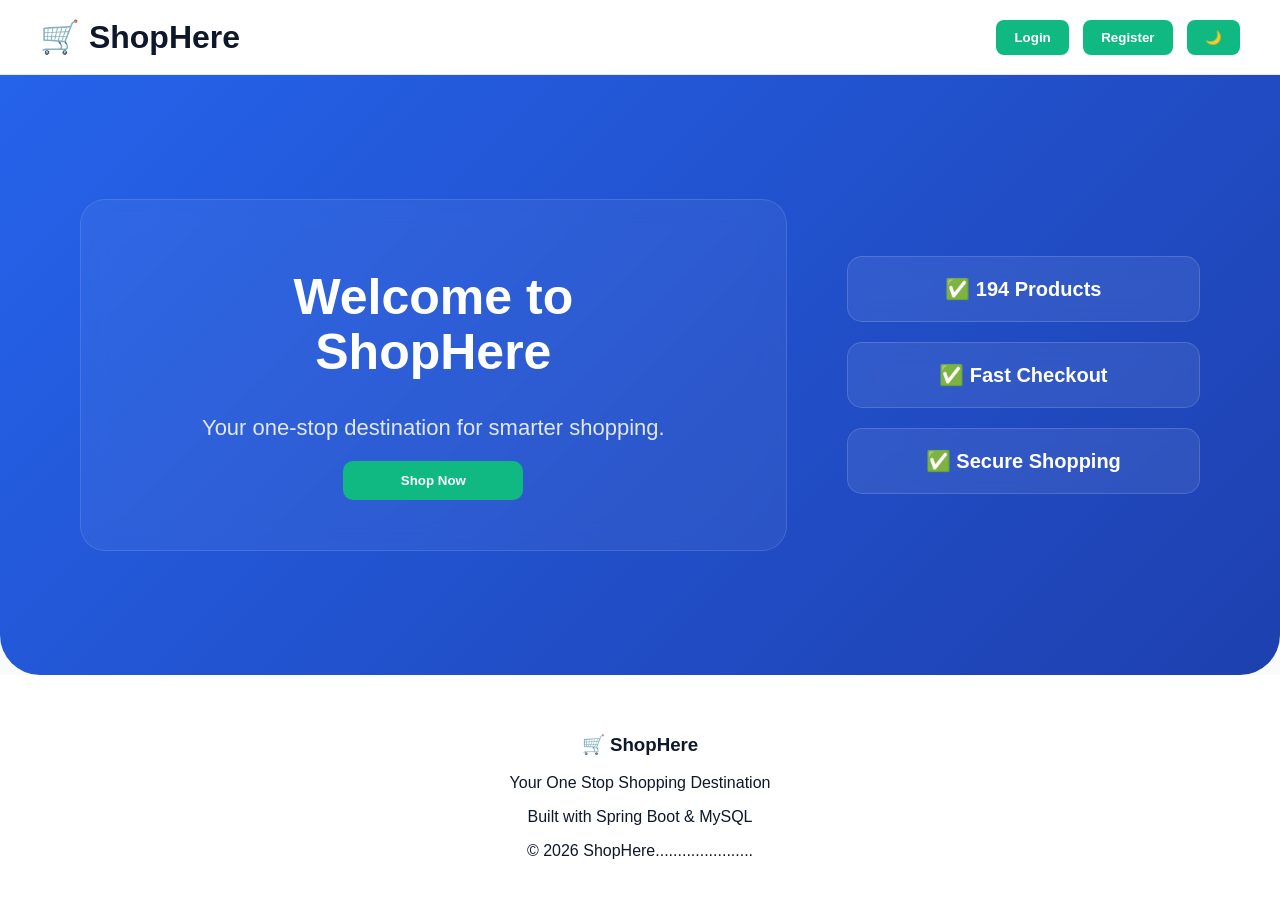
<file: src/main/resources/static/index.html>
<!DOCTYPE html>
<html>

<head>
    <meta charset="UTF-8">
    <title>ShopHere</title>
    <link rel="stylesheet" href="style.css">
</head>

<body>

    <div id="toast"></div>

    <nav>

        <h2>🛒 ShopHere</h2>

        <div>

            <button onclick="goToLogin()">
                Login
            </button>

            <button onclick="window.location.href='register.html'">
                Register
            </button>

            <button onclick="toggleDarkMode()">
                🌙
            </button>

        </div>

    </nav>

    <div class="hero">

    <div class="hero-left">

        <div class="hero-content">

            <h1>
    Welcome to
    <br>
    ShopHere
</h1>

            <p>
                Your one-stop destination for smarter shopping.
            </p>

            <button onclick="goToLogin()">
                Shop Now
            </button>

        </div>

    </div>

    <div class="hero-right">

        <div class="feature-card">

            ✅ 194 Products

        </div>

        <div class="feature-card">

            ✅ Fast Checkout

        </div>

        <div class="feature-card">

            ✅ Secure Shopping

        </div>

    </div>

</div>


    <footer>

        <h3>🛒 ShopHere</h3>

        <p>
            Your One Stop Shopping Destination
        </p>

        <p>
            Built with Spring Boot & MySQL
        </p>

        <p>
            © 2026 ShopHere......................
        </p>

    </footer>

    <script src="app.js"></script>

</body>

</html>
</file>
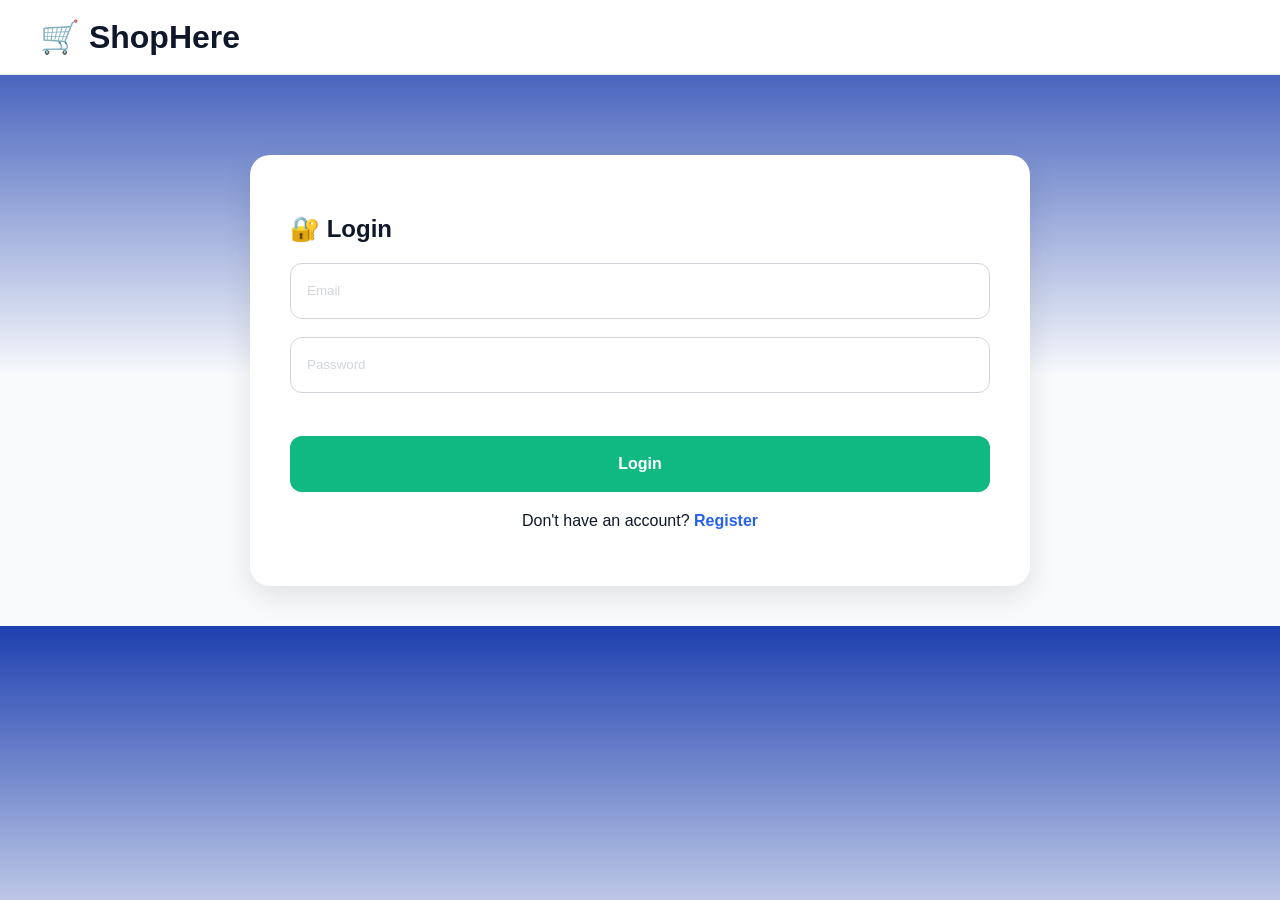
<file: src/main/resources/static/admin.html>
<!DOCTYPE html>
<html>
    <script>

    const email =
        localStorage.getItem(
            "email"
        );

    if(email !== "admin@gmail.com"){

        window.location.href =
            "products.html";
    }

</script>
<head>
    <meta charset="UTF-8">
    <title>Admin Dashboard</title>

    <link rel="stylesheet"
          href="style.css">

</head>

<body>
<div id="toast"></div>
<nav class="admin-navbar">
    <button
class="back-store-btn"
onclick="window.location.href='products.html'">
← Back to Store
</button>
<button
    id="adminBtn"
    onclick="window.location.href='admin.html'"
    style="display:none;">

    Admin

</button>
    <div>

        <h1>
            🛒 ShopHere Admin Panel
        </h1>

        <p>
            Administrator Dashboard
        </p>
    <p>
        Monitor orders, manage deliveries
        and track store performance
    </p>
    </div>

</nav>
<div id="dashboardStats">

    <div class="stat-card">

        <h3>📦 Total Orders</h3>

        <h2 id="totalOrders">0</h2>

    </div>

    <div class="stat-card">

        <h3>🚚 Pending</h3>

        <h2 id="pendingOrders">0</h2>

    </div>

    <div class="stat-card">

        <h3>✅ Shipped</h3>

        <h2 id="shippedOrders">0</h2>

    </div>

    <div class="stat-card">

        <h3>💰 Revenue</h3>

        <h2 id="totalRevenue">₹0</h2>

    </div>

</div>
<div class="admin-actions">

    <button onclick="showAddProductForm()">

        ➕ Add Product

    </button>
    
</div>

<div id="productForm"></div>

<div id="adminProducts"></div>
<div class="admin-filters">

    <input
        id="searchOrder"
        placeholder="Search Customer"
        onkeyup="searchOrders()">

    <select
        id="statusFilter"
        onchange="filterOrders()">

        <option value="ALL">
            All Orders
        </option>

        <option value="PENDING">
            Pending
        </option>

        <option value="SHIPPED">
            Shipped
        </option>

        <option value="DELIVERED">
            Delivered
        </option>

    </select>
    <button
    onclick="clearAdminFilters()">

    Clear Filters

</button>
</div>
<h2 class="title">

    Admin Orders

</h2>

<div id="adminOrders"></div>

<script src="app.js"></script>

</body>

</html>
</file>
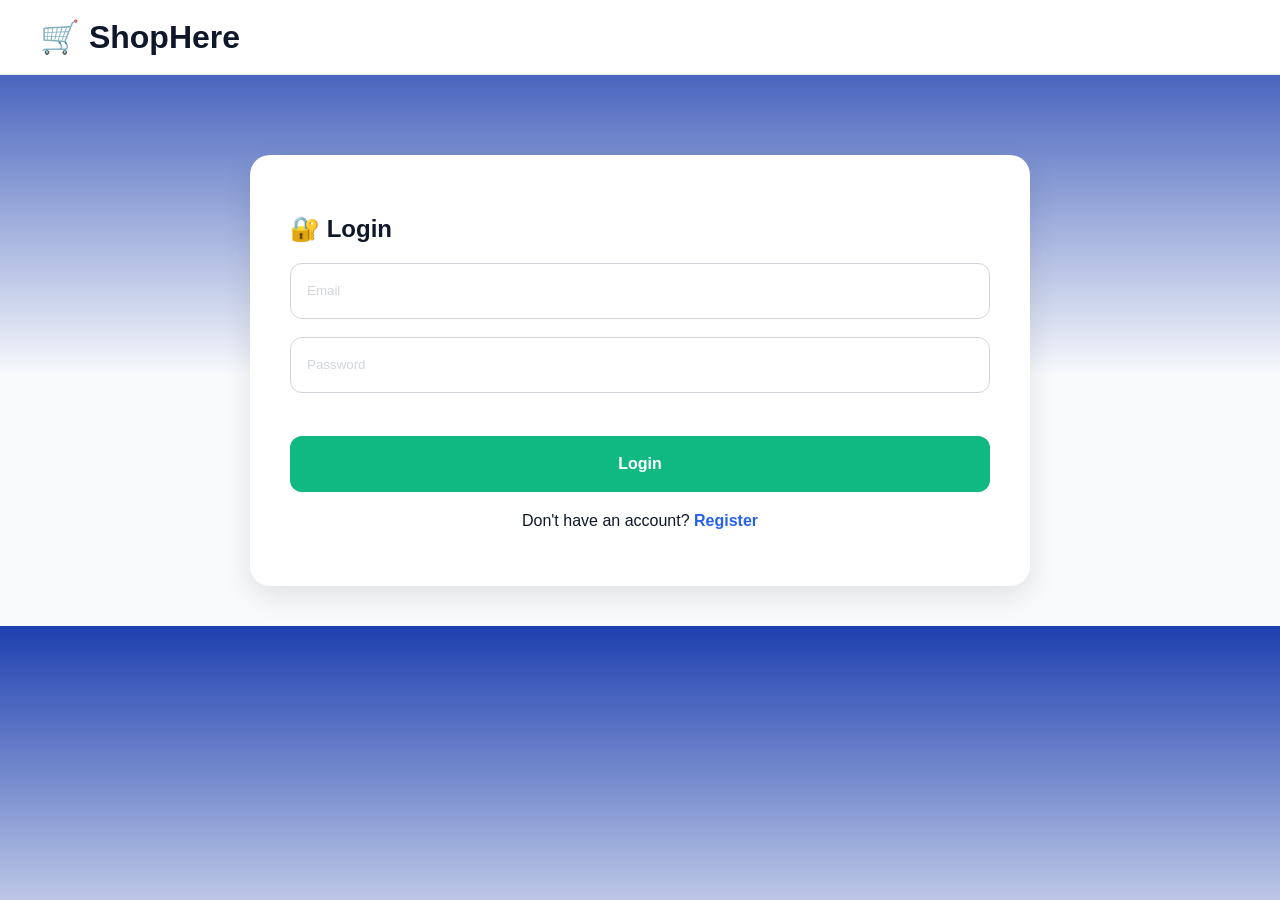
<file: src/main/resources/static/cart.html>
<!DOCTYPE html>
<html>

<head>
    <meta charset="UTF-8">
    <title>Cart</title>

    <link rel="stylesheet"
          href="style.css">

</head>

<body>
<div id="toast"></div>
<nav>

    <h2>🛒 ShopHere</h2>

    <div>

        <span id="welcomeUser"></span>

        <button onclick="window.location.href='products.html'">
            Products
        </button>

        <button onclick="window.location.href='wishlist.html'">
            Wishlist
        </button>

        <button onclick="window.location.href='cart.html'">
            Cart
        </button>

        <button onclick="window.location.href='orders.html'">
            Orders
        </button>
        <button
    id="adminBtn"
    onclick="window.location.href='admin.html'"
    style="display:none;">

    Admin

</button>
        <button onclick="logout()">
            Logout
        </button>

    </div>

</nav>

<h2 class="title">

    Shopping Cart

</h2>

<div class="page-container">

    <div id="cart"></div>

<div id="cartTotal"></div>

</div>

<div style="text-align:center">

    <div id="checkoutSection">

    <button
        onclick="window.location.href='checkout.html'">

        Proceed To Checkout

    </button>

</div>

</div>

<script src="app.js"></script>

</body>

</html>
</file>
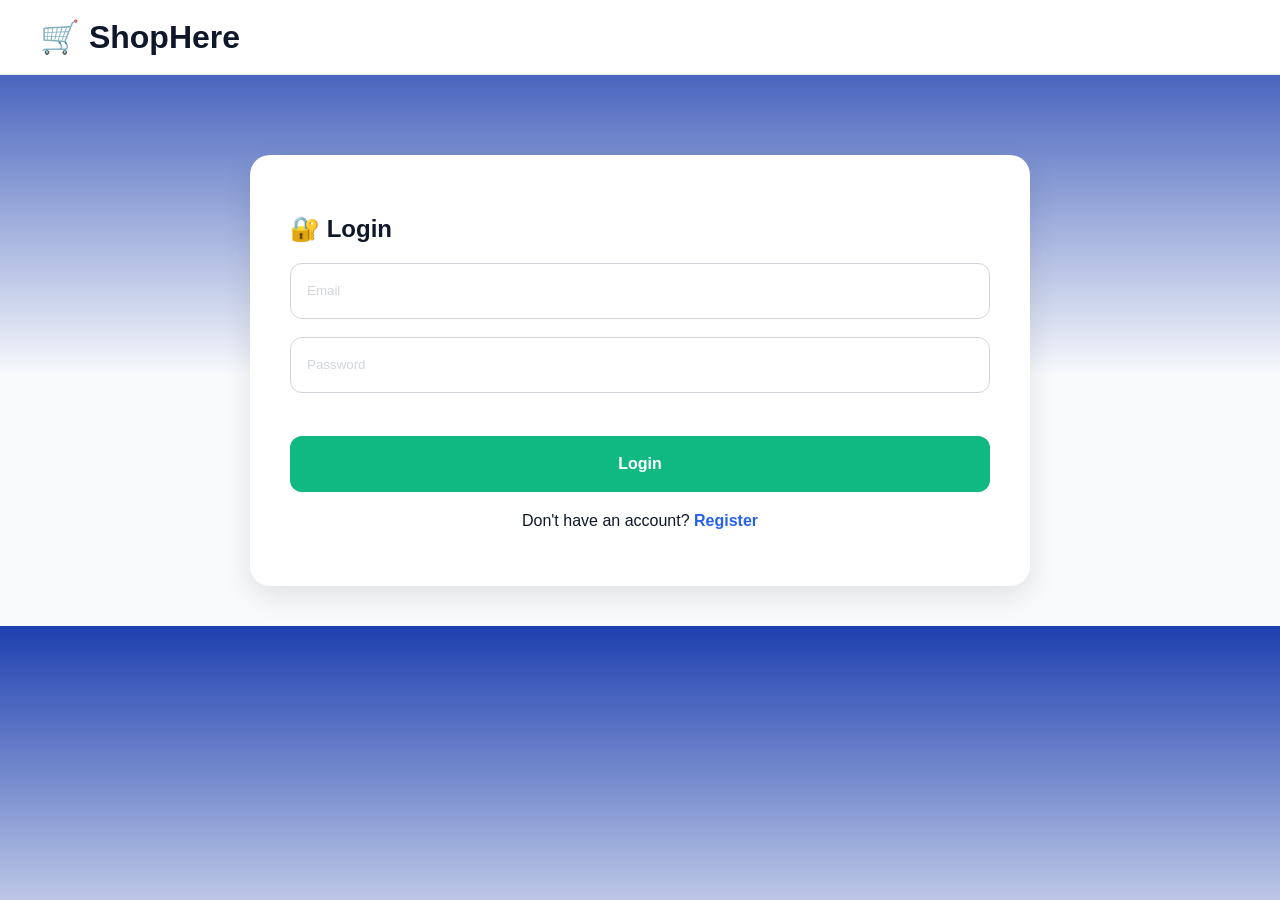
<file: src/main/resources/static/checkout.html>
<!DOCTYPE html>
<html>

<head>
    <meta charset="UTF-8">
    <title>Checkout</title>

    <link rel="stylesheet"
          href="style.css">

</head>

<body>
<div id="toast"></div>
<nav>

    <h2>🛒 ShopHere</h2>

    <div>

        <span id="welcomeUser"></span>

        <button onclick="window.location.href='products.html'">
            Products
        </button>

        <button onclick="window.location.href='wishlist.html'">
            Wishlist
        </button>

        <button onclick="window.location.href='cart.html'">
            Cart
        </button>

        <button onclick="window.location.href='orders.html'">
            Orders
        </button>
        <button
    id="adminBtn"
    onclick="window.location.href='admin.html'"
    style="display:none;">

    Admin

</button>
        <button onclick="logout()">
            Logout
        </button>

    </div>

</nav>

<h2 class="title">
    Checkout
</h2>

<div id="checkoutForm"
     class="auth-box">

    <input
        type="text"
        id="customerName"
        placeholder="Name">

    <input
    id="customerEmail"
    type="email"
    placeholder="📧 Email Address">

<input
    id="customerPhone"
    type="tel"
    maxlength="10"
    pattern="[0-9]{10}"
    placeholder="📱 Mobile Number (10 Digits)"
    required>

<textarea
    id="customerAddress"
    placeholder="🏠 Delivery Address">
</textarea>

<button
    onclick="goToPayment()">

    Proceed To Payment

</button>
</div>

<script src="app.js"></script>

</body>

</html>
</file>
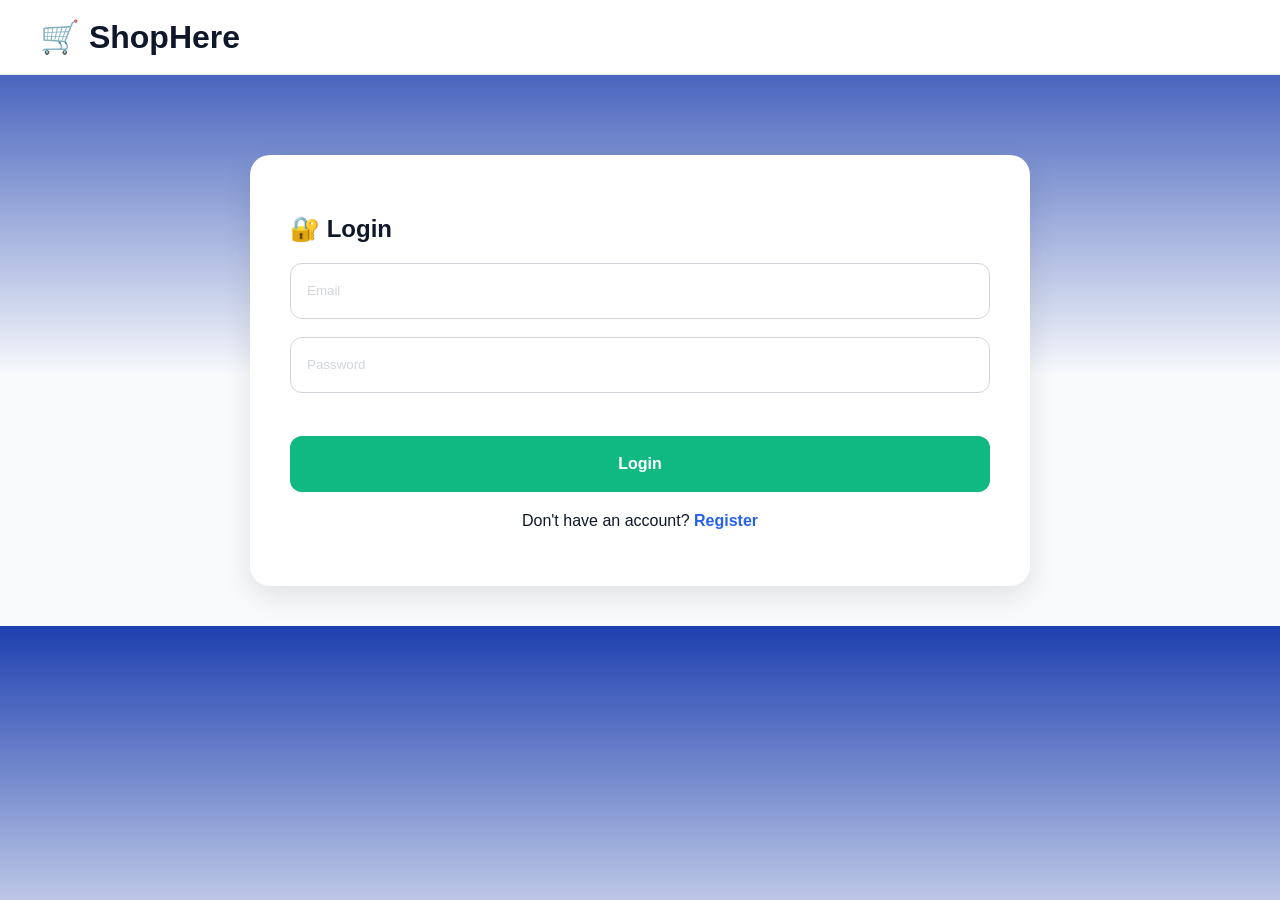
<file: src/main/resources/static/login.html>
<!DOCTYPE html> 
<html>
     <head>
         <meta charset="UTF-8"> 
         <title>Login</title> 
         <link rel="stylesheet" href="style.css"> 
        </head> 
        <body>
             <div id="toast">

             </div>
              <nav> 
                <h2>🛒 ShopHere</h2>
             </nav> 
             <div class="auth-container">
                 <div class="auth-box">
                     <h2>🔐 Login</h2>
                      <input type="email" id="loginEmail" placeholder="Email"> 
                      <input type="password" id="loginPassword" placeholder="Password">
                       <span id="loginError" style="color:#ef4444;font-size:14px;font-weight:600;display:block;margin-top:8px;margin-bottom:15px;">
                         </span> 
                         <button onclick="loginUser()"> Login </button>
                          <p> 
                            Don't have an account? 
                            <a href="register.html"> Register </a>
                         </p> 
                        </div> 
                        </div> 
                        <script> redirectIfLoggedIn();
                         </script>
                          <script src="app.js"></script>
                          </body>
                           </html>
</file>
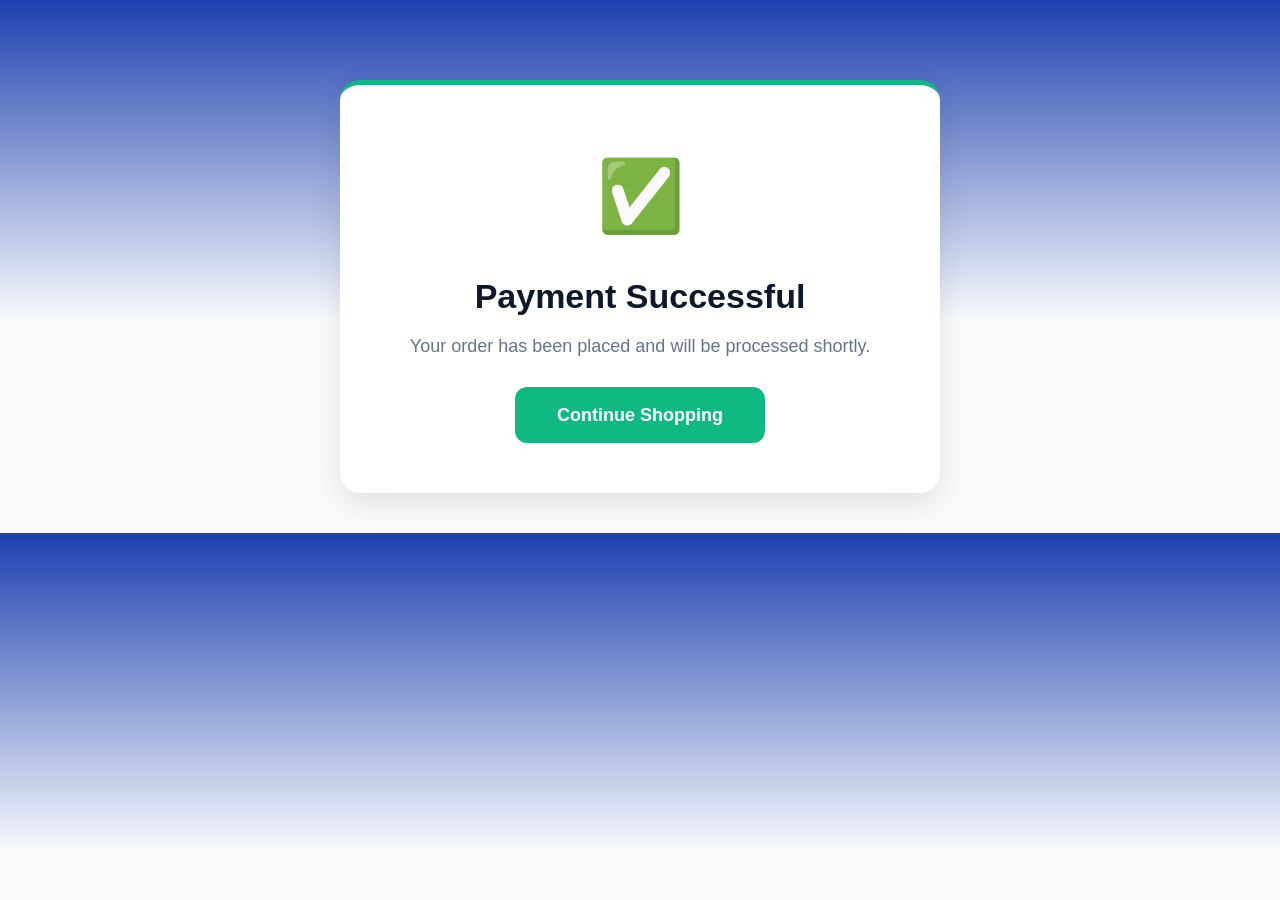
<file: src/main/resources/static/payment-success.html>
<!DOCTYPE html>

<html>

<head>

    <meta charset="UTF-8">

    <title>Order Success</title>

    <link rel="stylesheet"
          href="style.css">

</head>

<body>

<div class="auth-container">

    <div class="auth-box success-box">

        <h1>
    ✅
</h1>

<h2>
    Payment Successful
</h2>

<p>

    Your order has been placed and
    will be processed shortly.

</p>

<button
    onclick="goToProducts()">

    Continue Shopping

</button>

    </div>

</div>

<script src="app.js"></script>

</body>

</html>
</file>
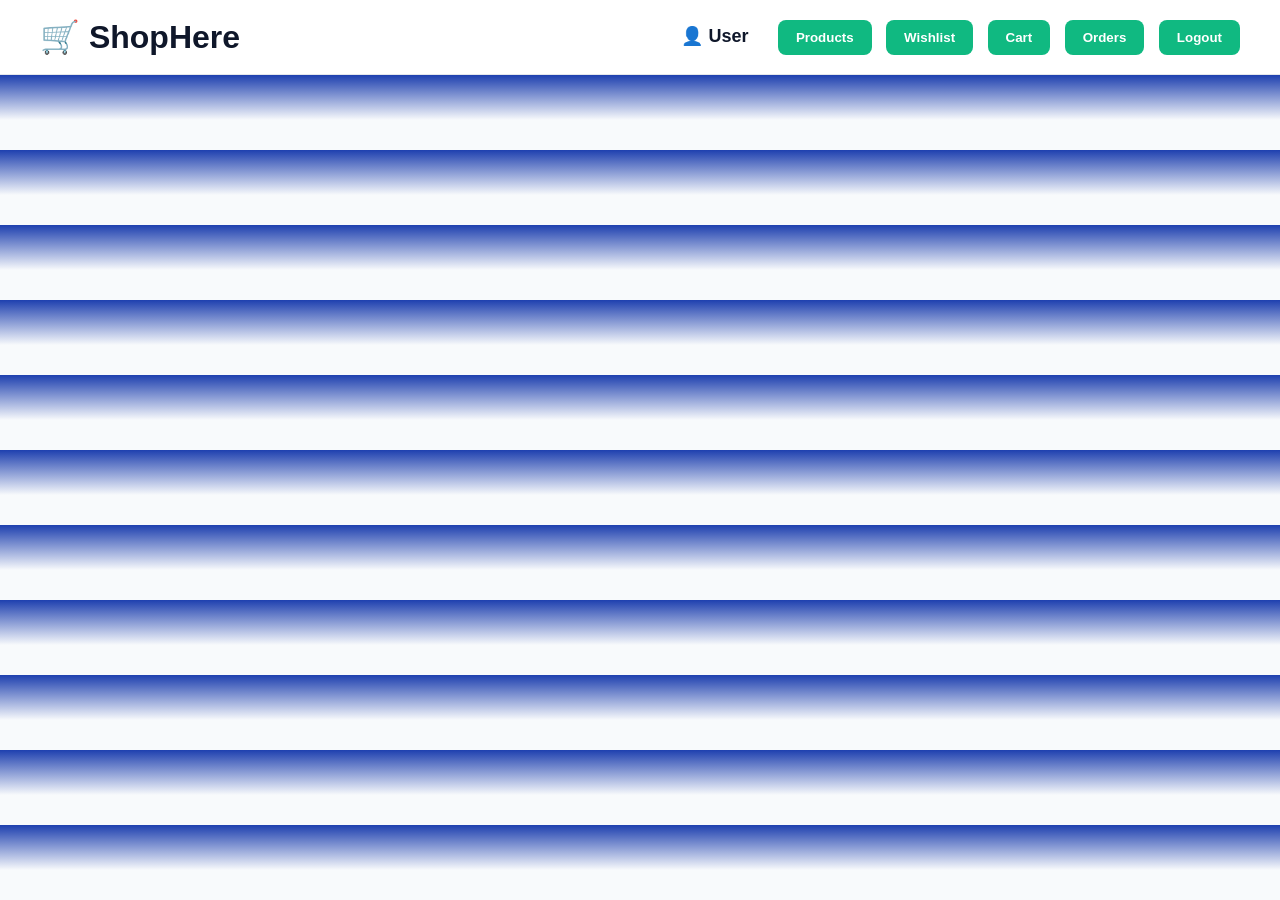
<file: src/main/resources/static/product-details.html>
<!DOCTYPE html>
<html>

<head>
    <meta charset="UTF-8">
    <title>Product Details</title>

    <link rel="stylesheet"
          href="style.css">

</head>

<body>
<div id="toast"></div>
<nav>

    <h2>🛒 ShopHere</h2>

    <div>

        <span id="welcomeUser"></span>

        <button onclick="window.location.href='products.html'">
            Products
        </button>

        <button onclick="window.location.href='wishlist.html'">
            Wishlist
        </button>

        <button onclick="window.location.href='cart.html'">
            Cart
        </button>

        <button onclick="window.location.href='orders.html'">
            Orders
        </button>
        <button
    id="adminBtn"
    onclick="window.location.href='admin.html'"
    style="display:none;">

    Admin

</button>
        <button onclick="logout()">
            Logout
        </button>

    </div>

</nav>

<div id="productDetails">

</div>

<script src="app.js"></script>

</body>

</html>
</file>
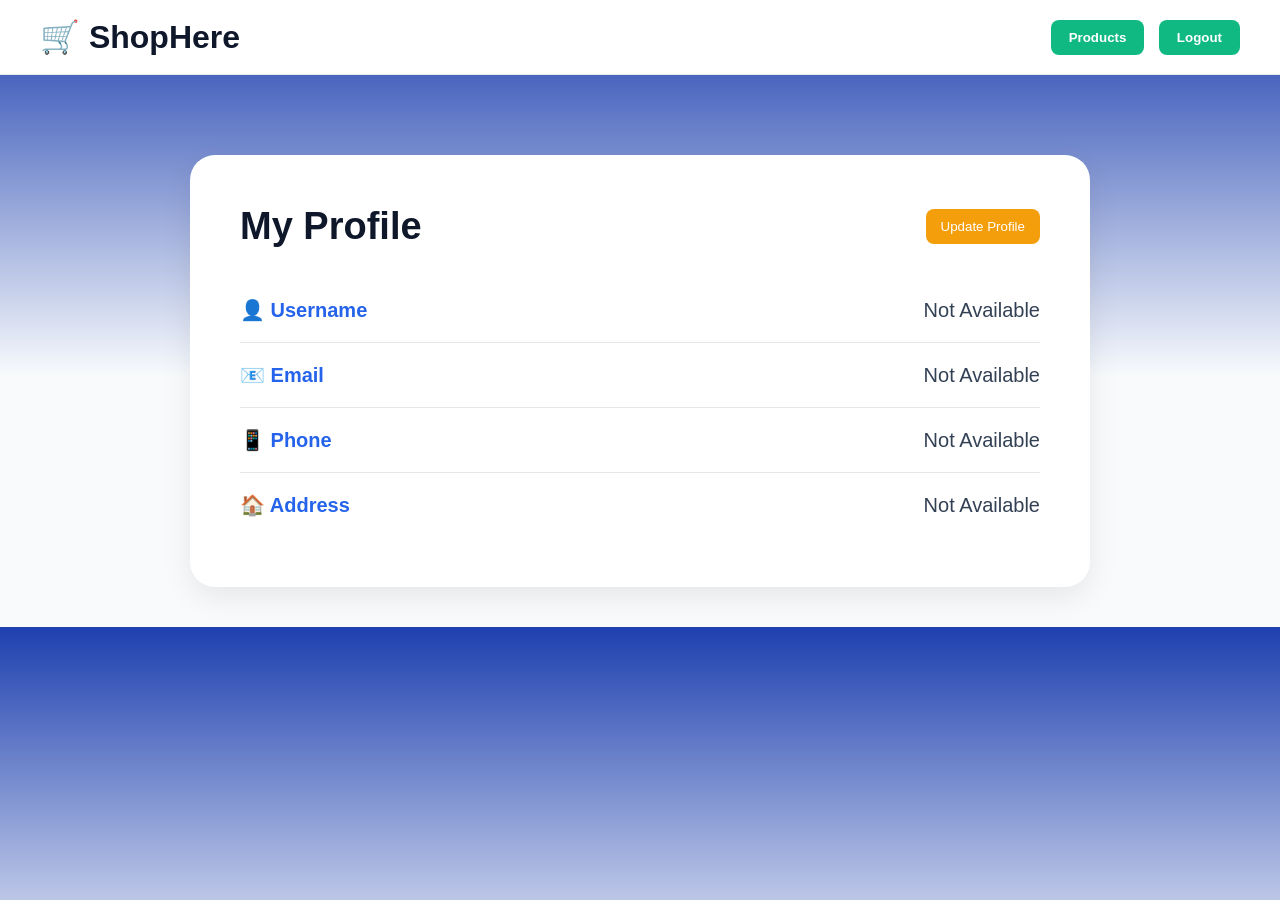
<file: src/main/resources/static/profile.html>
<!DOCTYPE html>
<html>

<head>

    <meta charset="UTF-8">

    <title>My Profile</title>

    <link rel="stylesheet" href="style.css">

</head>

<body>

<nav>

    <h2>🛒 ShopHere</h2>

    <div>

        <button onclick="window.location.href='products.html'">

            Products

        </button>

        <button onclick="logout()">

            Logout

        </button>

    </div>

</nav>

<div class="auth-container">

    <div class="profile-card">

        <div
            style="
            display:flex;
            justify-content:
            space-between;
            align-items:center;
            margin-bottom:30px;">

            <h2
                style="
                margin:0;">

                My Profile

            </h2>

            <button
                onclick="
                window.location.href=
                'update-profile.html'
                ">

                Update Profile

            </button>

        </div>

        <div class="profile-item">

            <strong>👤 Username</strong>

            <span id="profileUsername"></span>

        </div>

        <div class="profile-item">

            <strong>📧 Email</strong>

            <span id="profileEmail"></span>

        </div>

        <div class="profile-item">

            <strong>📱 Phone</strong>

            <span id="profilePhone"></span>

        </div>

        <div class="profile-item">

            <strong>🏠 Address</strong>

            <span id="profileAddress"></span>

        </div>

    </div>

</div>

<script src="app.js"></script>

</body>

</html>
</file>
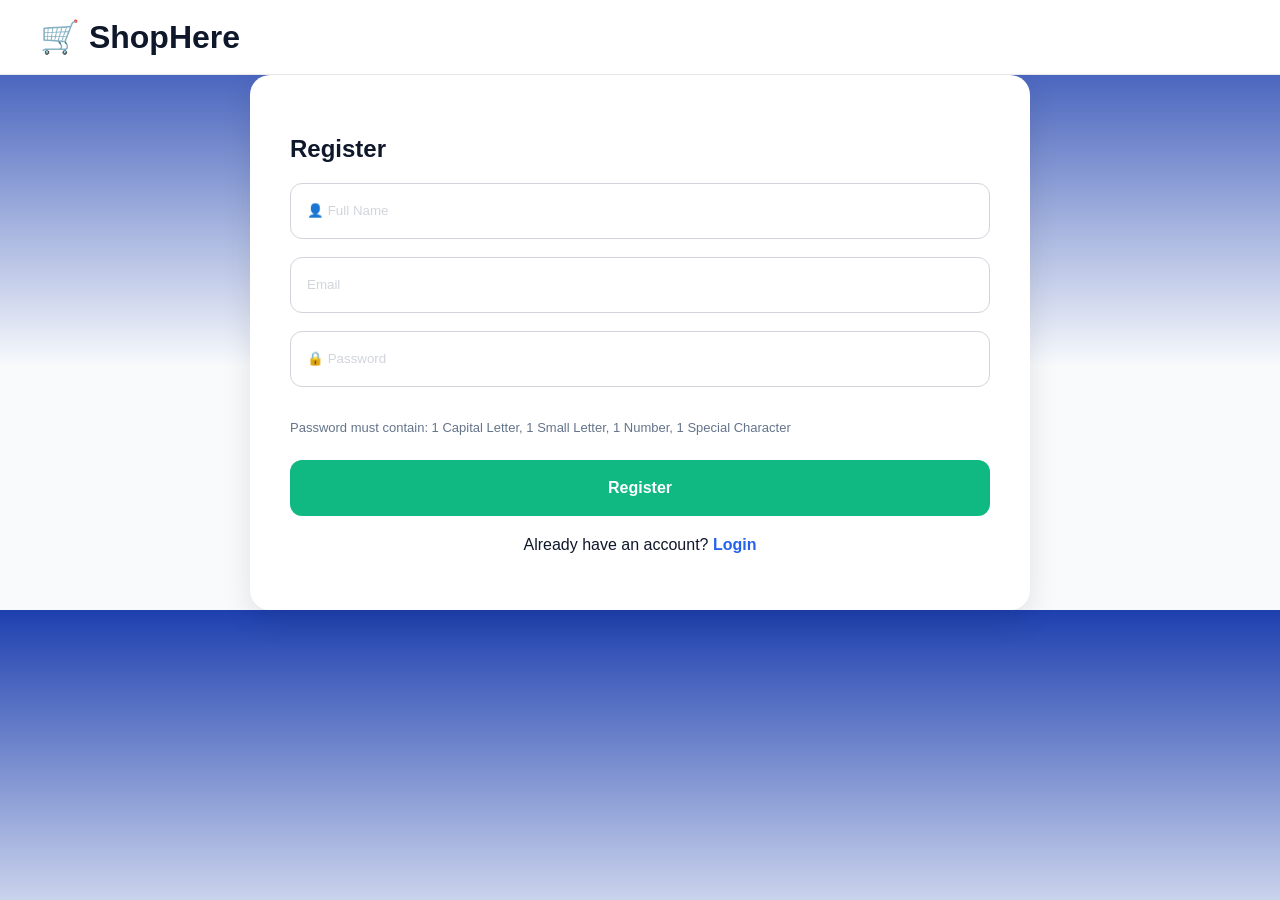
<file: src/main/resources/static/register.html>
<!DOCTYPE html>
<html>

<head>
    <meta charset="UTF-8">
    <title>Register</title>

    <link rel="stylesheet" href="style.css">

</head>

<body>
<div id="toast"></div>
<nav>

    <h2>🛒 ShopHere</h2>

</nav>

<div class="auth-box">

    <h2>Register</h2>

    <input
        type="text"
        id="regUsername"
        placeholder="👤 Full Name">

    <input
        type="email"
        id="regEmail"
        placeholder="Email">

    <input
    type="password"
    id="regPassword"
    placeholder="🔒 Password">
    <small id="passwordError"></small>
        <small id="passwordHint">

    Password must contain:

    1 Capital Letter,
    1 Small Letter,
    1 Number,
    1 Special Character

</small>
    <button onclick="registerUser()">
        Register
    </button>

    <p>

    Already have an account?

    <a href="login.html">

        Login

    </a>

</p>

</div>
<script>
    redirectIfLoggedIn();
</script>
<script src="app.js"></script>

</body>

</html>
</file>
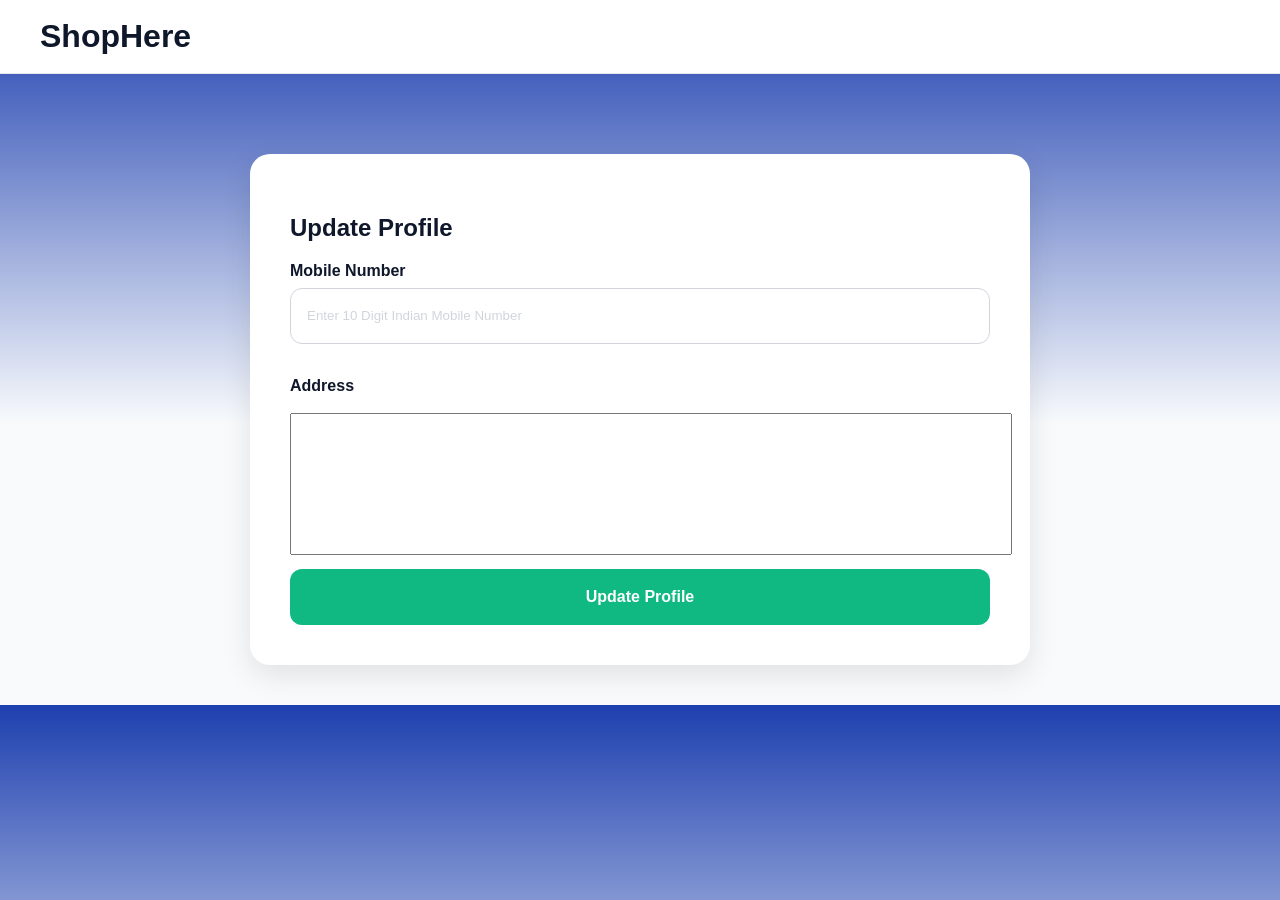
<file: src/main/resources/static/update-profile.html>
<!DOCTYPE html>
<html>

<head>

    <title>Update Profile</title>

    <link rel="stylesheet"
          href="style.css">

</head>

<body>

<nav>

    <h2>ShopHere</h2>

</nav>

<div class="auth-container">

    <div class="auth-box">

        <h2>Update Profile</h2>

<label>

    Mobile Number

</label>

<input
    type="text"
    id="phoneInput"
    placeholder="Enter 10 Digit Indian Mobile Number">

<small id="phoneError">

</small>

<label>

    Address

</label>

<textarea
    id="addressInput"
    placeholder="Enter Full Address">

</textarea>

<button
    onclick="updateProfile()">

    Update Profile

</button>


    </div>

</div>

<script src="app.js"></script>

</body>

</html>
</file>
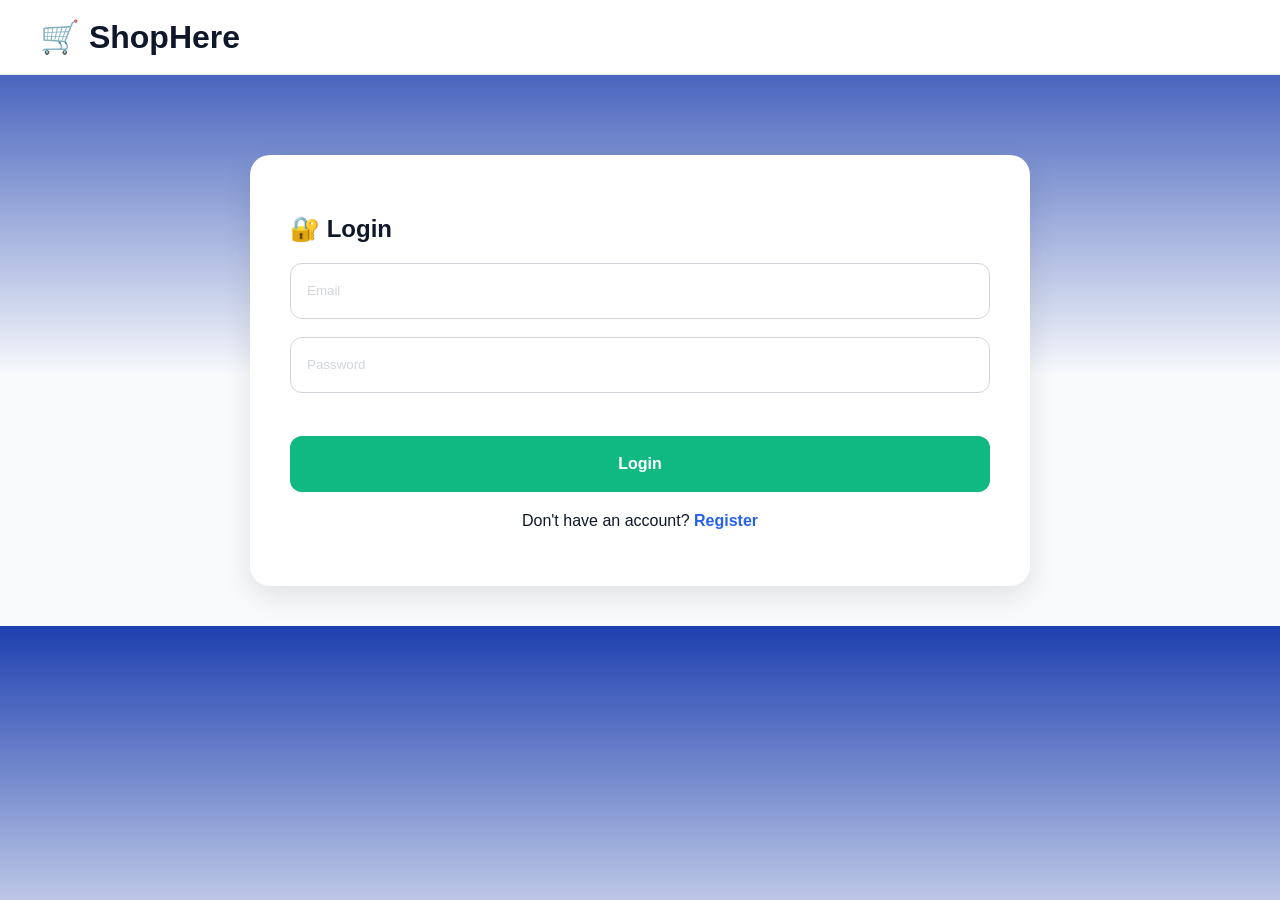
<file: src/main/resources/static/wishlist.html>
<!DOCTYPE html>
<html>

<head>
    <meta charset="UTF-8">
    <title>Wishlist</title>

    <link rel="stylesheet"
          href="style.css">

</head>

<body>
<div id="toast"></div>
<nav>

    <h2>🛒 ShopHere</h2>

    <div>

        <span id="welcomeUser"></span>

        <button onclick="window.location.href='products.html'">
            Products
        </button>

        <button onclick="window.location.href='wishlist.html'">
            Wishlist
        </button>

        <button onclick="window.location.href='cart.html'">
            Cart
        </button>

        <button onclick="window.location.href='orders.html'">
            Orders
        </button>
        <button
    id="adminBtn"
    onclick="window.location.href='admin.html'"
    style="display:none;">

    Admin

</button>
        <button onclick="logout()">
            Logout
        </button>

    </div>

</nav>

<h2 class="title">

    My Wishlist

</h2>

<div class="page-container">

    <div id="wishlist"></div>

</div>

<script src="app.js"></script>

</body>

</html>
</file>
<file: src/main/resources/static/style.css>
body{

    margin:0;

    font-family:"Segoe UI",sans-serif;

    background:
linear-gradient(
to bottom,
#1e40af,
#f8fafc 60%
);

    color:#0f172a;
}

h1{
    text-align:center;
    padding:20px;
}
#wishlist{

    display:grid;

    grid-template-columns:
        repeat(auto-fill,minmax(280px,1fr));

    gap:25px;

    max-width:1200px;

    margin:auto;

    padding:20px;
}
.product-card button{

    border:none;

    padding:10px 15px;

    border-radius:8px;

    cursor:pointer;

    margin:5px;

    font-weight:600;
}
.product-card button:last-child{

    background:#ef4444;

    color:white;
}
.product-card button:first-of-type{

    background:#2563eb;

    color:white;
}
.badge{

    display:inline-block;

    background:#ecfdf5;

    color:#047857;

    padding:5px 10px;

    border-radius:20px;

    font-size:12px;

    margin-bottom:10px;
}
.card{

    width:250px;
    min-height:380px;
    height:auto;

    background:white;

    border-radius:20px;

    padding:20px;

    text-align:center;

    display:flex;

    flex-direction:column;

    justify-content:space-between;

    box-shadow:
    0 10px 25px rgba(
        0,0,0,0.12
    );
    border:
1px solid #e5e7eb;
}
.card img{

    width:150px;

    height:150px;

    object-fit:contain;

    display:block;

    margin:15px auto;
}
.card:hover{

    transform:
        translateY(-6px);

    box-shadow:
        0 20px 35px rgba(
            0,
            0,
            0,
            0.15
        );
}
.card h3{

    height:60px;

    overflow:hidden;

    font-size:18px;

    line-height:1.5;
}
.card h4{
color:#059669;
font-size:22px;
}
.rating{
color:#f59e0b;
font-weight:bold;
}
.card p{
    color:#555;
}
nav{

    background:white;

    color:#0f172a;

    border-bottom:1px solid #e5e7eb;

    padding:18px 40px;

    display:flex;

    justify-content:space-between;

    align-items:center;
    position:sticky;
top:0;
z-index:9999;
}

nav h2{
color:#0f172a;
    margin:0;

    font-size:32px;
}
nav button{

    background:#10b981;

    color:white;

    border:none;

    padding:10px 18px;

    margin-left:10px;

    border-radius:8px;

    cursor:pointer;

    font-weight:600;
}

nav button:hover{

    background:#059669;
}

.auth-box{

    width:100%;

    max-width:700px;

    background:white;

    padding:40px;

    border-radius:20px;

    box-shadow:
        0 10px 30px
        rgba(0,0,0,0.1);

    margin:auto;
}
.auth-box h2{

    color:#0f172a;
}
.auth-container{

    display:flex;

    justify-content:center;

    align-items:flex-start;

    padding-top:80px;

    padding-bottom:40px;
}
.auth-box input{

    width:100%;

    height:55px;

    padding:0 16px;

    margin-bottom:18px;

    box-sizing:border-box;

    border-radius:12px;

    border:1px solid #d1d5db;
}
.auth-box a{

    color:#2563eb;

    font-weight:600;

    text-decoration:none;
}
.auth-box a:hover{

    color:#1d4ed8;

    text-decoration:underline;
}
.auth-box input::placeholder{

    color:#d1d5db;
}
.auth-box button{

    width:100%;

    height:55px;

    margin-top:10px;

    border-radius:12px;

    background:#10b981;

    font-size:16px;

    font-weight:600;
}
.auth-box button:hover{

    background:#059669;
}
.auth-box input,
.auth-box button{

    width:100%;

    height:56px;

    box-sizing:border-box;

    border-radius:12px;
}
.auth-box p{

    text-align:center;

    margin-top:20px;
}
#qrImage{

    width:220px;

    height:220px;

    display:block;

    margin:20px auto;

    border-radius:10px;

    border:1px solid #ddd;
}
.title{

    text-align:center;

    font-size:48px;

    margin-top:50px;

    margin-bottom:40px;

    color:#0f172a;
}

#cart{

    display:grid;

    grid-template-columns:
        repeat(auto-fit,minmax(280px,300px));

    justify-content:center;

    gap:25px;

    padding:20px;
    max-width:1200px;
margin:auto
}

.card button{

    width:auto;

    padding:10px 15px;

    border:none;

    border-radius:8px;

    cursor:pointer;

    display:block;

    margin:10px auto 0;
}
.page-container{

    width:95%;

    max-width:1400px;

    margin:auto;
}
#cart{
    padding:20px;
}
#cart .card{
    width:300px;
    background:white;
    border-radius:15px;
    padding:20px;
    text-align:center;
    box-shadow:
        0 4px 12px rgba(0,0,0,0.1);

    min-height:auto;
    height:auto;
    display:flex;
    flex-direction:column;
    justify-content:center;
    gap:15px;
}
#cart .card h3{
    height:auto;
    margin:10px 0;
}
textarea{
    width:100%;
    padding:10px;
    margin-top:10px;
}

#checkoutForm{
    max-width:500px;
    margin:auto;
}
button{
background:#f59e0b;
color:white;
border:none;
padding:10px 15px;
border-radius:8px;
cursor:pointer;
transition:0.3s;
}
#pagination{

    display:flex;

    justify-content:center;

    flex-wrap:wrap;

    gap:10px;

    margin:40px auto;

    padding:20px;
}

#pagination{

    display:flex;

    justify-content:center;

    flex-wrap:wrap;

    gap:10px;

    margin:40px auto;

    padding:20px;
}
#pagination button:hover{

    background:#1d4ed8;
}

.container{
    width:95%;
    max-width:1400px;
    margin:auto;
}
button:hover{
background:#059669;
transform:translateY(-2px);
}
.card button{
    background:#2563eb;
    color:white;
    border:none;
    padding:10px;
    border-radius:5px;
    cursor:pointer;
    margin-top:10px;
}

.card button:hover{
    background:#1d4ed8;
}
.search-box{
    text-align:center;
    margin:20px;
}

.search-box input{
    width:300px;
    padding:10px;
    border-radius:6px;
    border:1px solid #ccc;
}
#products{

    display:grid;

    grid-template-columns:
        repeat(
            auto-fit,
            250px
        );

    justify-content:center;

    column-gap:60px;

    row-gap:50px;

    padding:40px;
}
.search-box select{
    padding:10px;
    margin-left:10px;
    border-radius:6px;
}
#orders{

    display:grid;

    grid-template-columns:
        repeat(4,320px);

    justify-content:center;

    gap:30px;

    padding:20px;
}
.order-card{

    width:320px;

    height:350px;

    background:white;

    border-radius:20px;

    padding:25px;

    border-left:5px solid #2563eb;

    box-shadow:0 4px 15px rgba(0,0,0,0.1);

    display:flex;

    flex-direction:column;

    justify-content:space-evenly;

    text-align:center;

    box-sizing:border-box;
}
.order-products{

    height:60px;

    overflow:hidden;

    display:flex;

    align-items:center;

    justify-content:center;
}
#orders .card:hover{

    transform:translateY(-5px);

    box-shadow:
        0 10px 25px
        rgba(0,0,0,0.15);
}
.modal-content{

    background:white;

    width:70%;

    max-width:800px;

    padding:30px;

    border-radius:20px;

    box-shadow:0 10px 30px rgba(
        0,0,0,0.3
    );
}
.modal-content img{
    width:100%;
    max-height:300px;
    object-fit:contain;
}
.modal-content h2{
    margin-top:15px;
}
#loader{
    text-align:center;
    font-size:20px;
    font-weight:bold;
    padding:20px;
}
.modal-content button{
    background:#2563eb;
    color:white;
    border:none;
    padding:12px 20px;
    border-radius:8px;
    cursor:pointer;
}

.close{
    float:right;
    font-size:30px;
    cursor:pointer;
}
.hero{

    background:
        linear-gradient(
            135deg,
            #2563eb,
            #1e40af
        );

    min-height:600px;

    border-radius:
        0 0 40px 40px;

    display:flex;

    justify-content:space-between;

    align-items:center;

    padding:80px;

    box-sizing:border-box;
}

.hero h1{

    margin-bottom:10px;
}

.hero p{

    font-size:18px;
}
.hero button{

    background:#10b981;

    color:white;

    font-weight:bold;

    padding:12px 25px;

    border-radius:10px;
}
.hero-content{

    background:
        rgba(255,255,255,0.05);

    border:
        1px solid rgba(255,255,255,0.12);

    border-radius:25px;

    padding:50px 70px;

    backdrop-filter:blur(12px);

    max-width:650px;

    min-height:220px;

    display:flex;

    flex-direction:column;

    justify-content:center;
    align-items:center;

text-align:center;
}
.hero-content button{

    width:180px;

    margin-top:0;
}
.hero-content p{

    margin:0 0 20px;

    font-size:22px;

    color:#e2e8f0;
}
.hero-content h1{

    margin:0 0 15px 0;

    font-size:50px;

    line-height:1.1;

    color:white;
}

#adminOrders{

    display:grid;

    grid-template-columns:
        repeat(
            auto-fill,
            minmax(320px,320px)
        );

    justify-content:center;

    gap:30px;

    padding:30px;
}
#orders .card,
#adminOrders .card{

    margin-bottom:15px;

    border-left:5px solid #2563eb;
}
#adminOrders select{

    width:100%;

    padding:10px;

    border-radius:10px;

    border:1px solid #cbd5e1;

    background:white;

    font-weight:600;

    margin-top:10px;
}
.dashboard-header{

    text-align:center;

    margin:50px 0;
}

.dashboard-header p{

    text-align:center;

    color:#64748b;

    font-size:18px;
}
footer{
    background:white;
    color:#0f172a;
    text-align:center;
    padding:40px;
    margin-top:0;
}
.dark-mode{
    background:#111827;
    color:white;
}

.dark-mode .card{
    background:#1f2937;
    color:white;
}

.dark-mode nav{
    background:#000000;
}

.dark-mode .hero{
    background:#1f2937;
}

.dark-mode .auth-box{
    background:#1f2937;
    color:white;
}

.dark-mode input,
.dark-mode textarea,
.dark-mode select{
    background:#374151;
    color:white;
    border:1px solid #555;
}

.dark-mode h1,
.dark-mode h2,
.dark-mode h3,
.dark-mode h4,
.dark-mode p,
.dark-mode span,
.dark-mode label{
    color:white;
}

.dark-mode footer{
    background:#000000;
    color:white;
}

.dark-mode button{
    background:#2563eb;
    color:white;
}

.dark-mode .card button{
    background:#2563eb;
    color:white;
}

.dark-mode .card button:hover{
    background:#1d4ed8;
}
#featuredProducts{
    display:flex;
    gap:20px;
    overflow-x:auto;
    padding:20px;
}

#featuredProducts .card{
    min-width:220px;
    width:220px;
    text-align:center;
    padding:15px;
}

#featuredProducts img{
    width:100%;
    height:180px;
    object-fit:contain;
}

#featuredProducts h4{
    margin-top:10px;
}
html{
    scroll-behavior:smooth;
}
#topBtn{
    position:fixed;
    right:20px;
    bottom:20px;

    background:#2563eb;
    color:white;

    border:none;
    width:50px;
    height:50px;

    border-radius:50%;

    cursor:pointer;
}
@media(max-width:768px){

    nav{
        flex-direction:column;
        gap:10px;
    }

    .search-box{
        flex-direction:column;
    }

    #products{
        grid-template-columns:1fr;
    }

    .modal-content{
        width:95%;
    }
}
.pending{

    color:#f59e0b;

    font-weight:bold;
}

.shipped{

    color:#2563eb;

    font-weight:bold;
}

.delivered{

    color:#10b981;

    font-weight:bold;
}
.active-nav{

    background:#f59e0b !important;

    color:white !important;
}
.toast{

    position:fixed;

    top:20px;

    right:20px;

    min-width:280px;

    padding:15px 20px;

    border-radius:10px;

    color:white;

    font-weight:600;

    z-index:9999;

    opacity:0;

    transform:translateX(100px);

    transition:all .4s ease;
}

.toast.show{

    opacity:1;

    transform:translateX(0);
}

.toast.success{

    background:#10b981;
}

.toast.error{

    background:#ef4444;
}

.toast.warning{

    background:#f59e0b;
}
.spinner{

    width:50px;
    height:50px;

    border:5px solid #ddd;

    border-top:5px solid #2563eb;

    border-radius:50%;

    animation:spin 1s linear infinite;

    margin:auto;
}

@keyframes spin{
    from{
        transform:rotate(0deg);
    }

    to{
        transform:rotate(360deg);
    }
}
.details-card{

    display:flex;

    gap:50px;

    align-items:center;

    background:white;

    padding:40px;

    border-radius:20px;

    box-shadow:
        0 10px 30px
        rgba(0,0,0,0.08);

    max-width:1400px;

    margin:20px auto;
}

.details-card img{

    width:450px;

    height:450px;

    object-fit:contain;
}

.details-card h1{

    font-size:42px;

    margin-bottom:20px;
}

.details-card p{

    line-height:1.8;
}

.details-card h2{

    color:#059669;

    font-size:36px;

    margin:20px 0;
}

.details-card button{

    padding:12px 20px;

    border:none;

    border-radius:10px;

    cursor:pointer;

    margin-right:10px;

    font-weight:600;
}
@media(max-width:768px){

    .details-card{

        flex-direction:column;

        align-items:center;

        text-align:center;
    }

    .details-card img{

        width:100%;

        max-width:300px;

        height:auto;
    }
}
.empty-cart{

    display:flex;

    justify-content:center;

    align-items:center;

    min-height:400px;
}

.empty-cart-card{

    background:white;

    padding:40px;

    width:500px;

    text-align:center;

    border-radius:20px;

    box-shadow:
        0 8px 25px
        rgba(0,0,0,0.1);
}

.empty-cart-card h1{

    font-size:70px;

    margin-bottom:10px;
}

.empty-cart-card h2{

    margin-bottom:15px;

    color:#0f172a;
}

.empty-cart-card p{

    color:#64748b;

    margin-bottom:25px;
}
.empty-card{

    width:500px;

    max-width:90%;

    margin:80px auto;

    padding:40px;

    background:white;

    text-align:center;

    border-radius:20px;

    box-shadow:
        0 10px 30px rgba(
            0,0,0,0.1
        );
}

.empty-card h1{

    font-size:70px;

    margin-bottom:10px;
}

.empty-card h2{

    margin-bottom:15px;

    color:#0f172a;
}

.empty-card p{

    color:#64748b;

    margin-bottom:25px;
}
#wishlist,
#cart{

    display:grid;

    grid-template-columns:
        repeat(auto-fit,minmax(280px,300px));

    justify-content:center;

    gap:25px;

    padding:20px;
}
#cart .card img{

    width:160px;

    height:160px;

    object-fit:contain;

    display:block;

    margin:0 auto 10px;
}

#wishlist img,
#cart img{

    width:180px;

    height:180px;

    object-fit:contain;

    margin:auto;
}
#wishlist,
#cart{

    display:grid;

    grid-template-columns:
        repeat(
            auto-fit,
            250px
        );

    justify-content:center;

    column-gap:60px;

    row-gap:50px;

    padding:40px;
}

#wishlist .card,
#cart .card{

    width:250px;

    height:520px;

    background:white;

    border-radius:20px;

    padding:20px;

    text-align:center;

    display:flex;

    flex-direction:column;

    justify-content:space-between;

    box-shadow:
        0 10px 25px rgba(
            0,0,0,0.12
        );

    border:
        1px solid #e5e7eb;
}

#wishlist .card img,
#cart .card img{

    width:150px;

    height:150px;

    object-fit:contain;

    display:block;

    margin:15px auto;
}

#wishlist .card h3,
#cart .card h3{

    height:60px;

    overflow:hidden;

    font-size:18px;

    line-height:1.5;
}

#wishlist .card h4,
#cart .card h4{

    color:#059669;

    font-size:22px;
}

#wishlist .card button,
#cart .card button{

    background:#2563eb;

    color:white;

    border:none;

    padding:10px;

    border-radius:8px;

    cursor:pointer;
}

#wishlist .card button:hover,
#cart .card button:hover{

    background:#1d4ed8;
}
.quantity-controls{

    display:flex;

    justify-content:center;

    align-items:center;

    gap:20px;

    margin:20px 0;
}

.quantity-controls span{

    font-size:24px;

    font-weight:bold;
}

.quantity-controls button{

    width:40px;

    height:40px;

    border-radius:50%;

    padding:0;
}
#cartTotal{

    text-align:center;

    margin-top:30px;

    font-size:26px;

    font-weight:bold;

    color:#059669;
}
#welcomeUser{

    font-size:18px;

    font-weight:600;

    color:#0f172a;

    background:none;

    padding:0;

    margin-right:15px;
}
.order-products{

    height:70px;

    overflow:hidden;

    line-height:1.5;
}
.reset-btn{

    background:#ef4444;

    color:white;

    border:none;

    padding:10px 16px;

    border-radius:8px;

    cursor:pointer;

    margin-left:10px;

    font-weight:600;
}
.admin-navbar{

    position:relative;

    display:flex;

    justify-content:center;

    align-items:center;

    background:#071534;

    padding:25px;

    border-radius:0 0 20px 20px;
}

.back-store-btn{

    position:absolute;

    left:30px;

    background:white;

    color:#071534;

    border:none;

    padding:10px 18px;

    border-radius:10px;

    font-weight:600;

    cursor:pointer;

    transition:.3s;
}

.back-store-btn:hover{

    background:#e2e8f0;
}

.admin-navbar h1{

    color:white;

    margin:0;

    font-size:45px;
}

.admin-navbar p{

    color:#cbd5e1;

    margin-top:8px;

    margin-bottom:0;
}
.admin-filters{

    display:flex;

    justify-content:center;

    align-items:center;

    gap:15px;

    margin:30px 0;

    flex-wrap:wrap;
}
.reset-btn:hover{

    background:#dc2626;
}
.back-btn{

    background:#2563eb;

    color:white;

    border:none;

    padding:12px 20px;

    border-radius:10px;

    cursor:pointer;

    margin:20px;

    font-weight:600;
}

.back-btn:hover{

    background:#1d4ed8;
}
.details-header{

    max-width:1400px;

    margin:20px auto 0;
}

.back-link{

    text-decoration:none;

    color:#2563eb;

    font-weight:600;

    font-size:16px;

    transition:.3s;
}

.back-link:hover{

    color:#1d4ed8;
}
.breadcrumb{

    max-width:1400px;

    margin:25px auto 15px;

    padding:0 10px;

    font-size:15px;

    color:#64748b;
}

.breadcrumb a{

    text-decoration:none;

    color:#2563eb;

    font-weight:600;
}

.breadcrumb a:hover{

    text-decoration:underline;
}

.breadcrumb span{

    margin:0 6px;
}
#dashboardStats{

    display:grid;

    grid-template-columns:
        repeat(4,1fr);

    gap:20px;

    margin:30px;
}
.stat-card{

    background:white;

    padding:30px;

    border-radius:20px;

    text-align:center;

    box-shadow:
        0 8px 20px rgba(
            0,0,0,0.08
        );

    border-top:
        5px solid #10b981;
}
.stat-card h2{

    color:#2563eb;

    margin-top:10px;
}
.stat-card:hover{

    transform:
        translateY(-5px);
}
.admin-filters{

    display:flex;

    gap:15px;

    justify-content:center;

    margin:30px;
}
.admin-actions{

    text-align:center;

    margin:20px;
}
#adminOrders .card{

    width:320px;

    min-height:450px;

    padding:25px;

    box-sizing:border-box;

    display:flex;

    flex-direction:column;

    justify-content:space-between;

    text-align:center;

    background:white;

    border-radius:20px;

    border-top:5px solid #2563eb;

    box-shadow:
        0 10px 25px rgba(
            0,0,0,0.08
        );
}
.admin-welcome{

    text-align:center;

    margin:40px 0;
}

.admin-welcome h1{

    font-size:48px;

    color:#0f172a;

    margin-bottom:10px;
}

.admin-welcome p{

    color:#64748b;

    font-size:18px;
}
.form-card{

    max-width:600px;

    margin:20px auto;

    padding:20px;

    background:white;

    border-radius:15px;

    box-shadow:
        0 4px 12px
        rgba(0,0,0,0.1);
}

.form-card input,
.form-card textarea{

    width:100%;

    margin-bottom:15px;

    padding:12px;
}
.order-products{

    height:80px;

    display:flex;

    align-items:center;

    justify-content:center;

    overflow:hidden;

    text-align:center;

    line-height:1.5;
}
.admin-header{

    text-align:center;

    margin:40px 0;
}

.admin-header h1{

    font-size:48px;

    color:#0f172a;

    margin-bottom:10px;
}

.admin-header p{

    color:#64748b;

    font-size:18px;
}
.payment-method{

    display:flex;

    flex-direction:column;

    gap:15px;

    margin:20px 0;
}

.method-option{

    display:flex;

    align-items:center;

    gap:12px;

    padding:15px;

    border:1px solid #e5e7eb;

    border-radius:12px;

    background:white;

    cursor:pointer;

    transition:.3s;
}

.method-option:hover{

    border-color:#2563eb;

    background:#f8fafc;
}

.method-option input{

    width:18px;

    height:18px;
}

#paymentAmount{

    text-align:center;

    color:#10b981;

    font-size:28px;

    font-weight:bold;

    margin:15px 0;
}
#qrCode{

    display:flex;

    justify-content:center;

    margin:20px auto;
}
.success-box{

    max-width:500px;

    text-align:center;

    padding:50px;

    display:flex;

    flex-direction:column;

    align-items:center;

    gap:20px;
}

.success-box h1{

    font-size:70px;

    margin:0;

    color:#10b981;
}

.success-box h2{

    margin:0;

    color:#0f172a;

    font-size:34px;

    text-align:center;
}

.success-box p{

    margin:0;

    color:#64748b;

    font-size:18px;

    text-align:center;
}

.success-box button{

    width:250px;

    margin-top:10px;

    font-size:18px;

    font-weight:600;
}
.success-box{

    border-top:
        5px solid #10b981;
}
#checkoutForm{

    max-width:600px;

    margin:auto;

    padding:35px;

    background:white;

    border-radius:20px;

    box-shadow:
        0 8px 25px
        rgba(0,0,0,0.08);
}

#checkoutForm input,
#checkoutForm textarea{

    width:100%;

    padding:15px;

    margin-bottom:18px;

    border:1px solid #d1d5db;

    border-radius:12px;

    box-sizing:border-box;

    font-size:15px;
}

#checkoutForm textarea{

    min-height:120px;

    resize:none;
}
#passwordHint{

    display:block;

    margin-top:8px;

    margin-bottom:15px;

    color:#64748b;

    font-size:13px;
}
#passwordError{

    display:block;

    margin-top:8px;

    margin-bottom:15px;

    color:#ef4444;

    font-size:13px;

    font-weight:600;
}
.hero{

    display:flex;

    justify-content:space-between;

    align-items:center;

    gap:60px;
}

.hero-left{

    flex:2;
}

.hero-right{

    flex:1;

    display:flex;

    flex-direction:column;

    gap:20px;
}

.feature-card{

    background:
        rgba(
            255,
            255,
            255,
            0.08
        );

    padding:20px;

    border-radius:15px;

    color:white;

    font-size:20px;

    font-weight:600;

    text-align:center;

    border:
        1px solid rgba(
            255,
            255,
            255,
            0.15
        );

    backdrop-filter:
        blur(10px);
}
.profile-card{

    width:100%;

    max-width:800px;

    background:white;

    padding:50px;

    border-radius:25px;

    box-shadow:
        0 10px 30px
        rgba(
            0,
            0,
            0,
            0.08
        );

    margin:auto;
}

.profile-card h2{

    text-align:center;

    font-size:38px;

    margin-bottom:40px;

    color:#0f172a;
}

.profile-item{

    display:flex;

    justify-content:space-between;

    align-items:center;

    padding:20px 0;

    border-bottom:
        1px solid #e5e7eb;

    font-size:20px;
}

.profile-item:last-child{

    border-bottom:none;
}

.profile-item strong{

    color:#2563eb;

    font-weight:600;
}

.profile-item span{

    color:#334155;

    font-weight:500;
}

.profile-card:hover{

    transform:
        translateY(-2px);

    transition:.3s;
}
#profileForm{

    display:none;

    margin-top:25px;
}

#profileForm input,
#profileForm textarea{

    width:100%;

    padding:12px;

    margin-bottom:15px;

    border:1px solid #d1d5db;

    border-radius:10px;

    box-sizing:border-box;
}

#updateProfileBtn{

    margin-top:25px;

    width:100%;
}
.profile-update-btn{

    float:right;

    margin-bottom:25px;

    background:#2563eb;

    color:white;

    border:none;

    padding:12px 20px;

    border-radius:10px;

    cursor:pointer;

    font-weight:600;
}

.profile-update-btn:hover{

    background:#1d4ed8;
}
.auth-box label{

    display:block;

    margin-bottom:8px;

    margin-top:15px;

    font-size:16px;

    font-weight:600;

    color:#0f172a;
}

#phoneError{

    display:block;

    margin-top:6px;

    margin-bottom:10px;

    color:#ef4444;

    font-size:13px;

    font-weight:600;
}

#addressInput{

    min-height:120px;

    resize:none;
}
footer h2,
footer h3,
footer p,
footer span{
    color:#0f172a;
}
</file>
